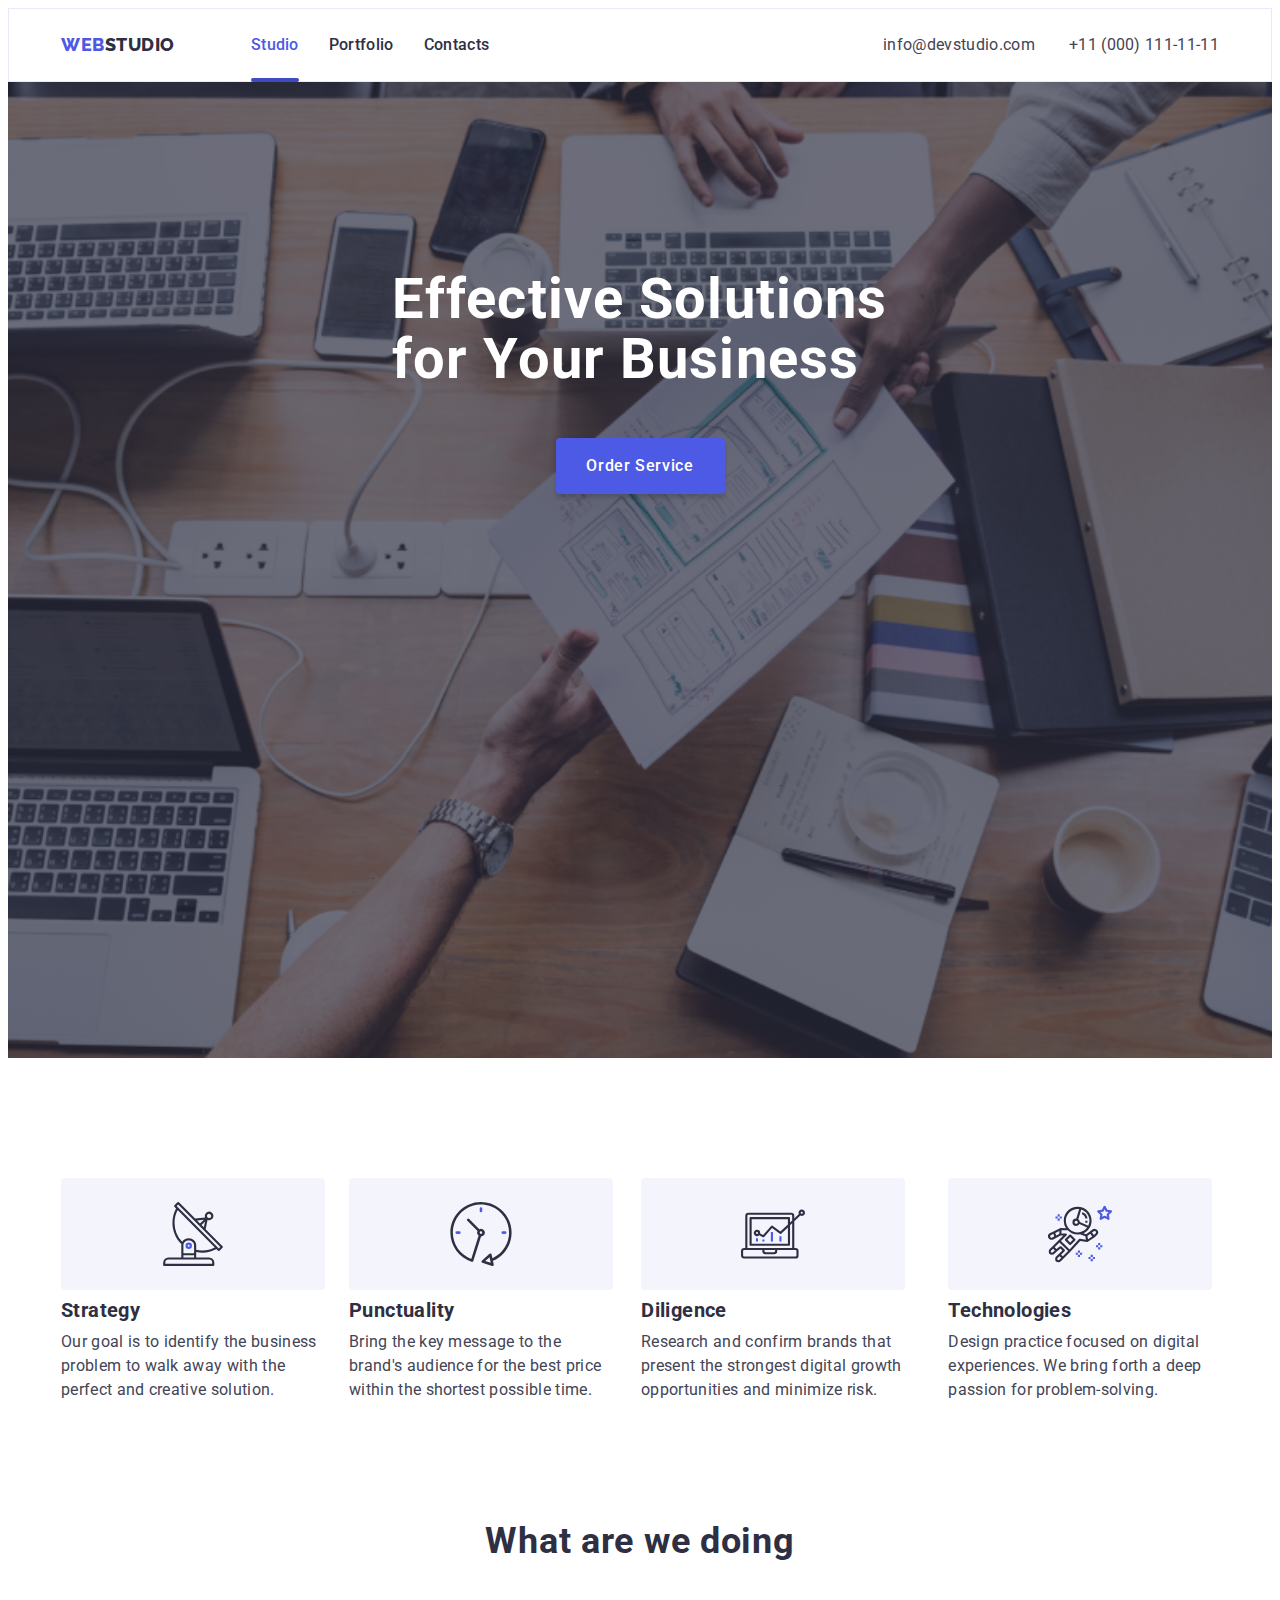
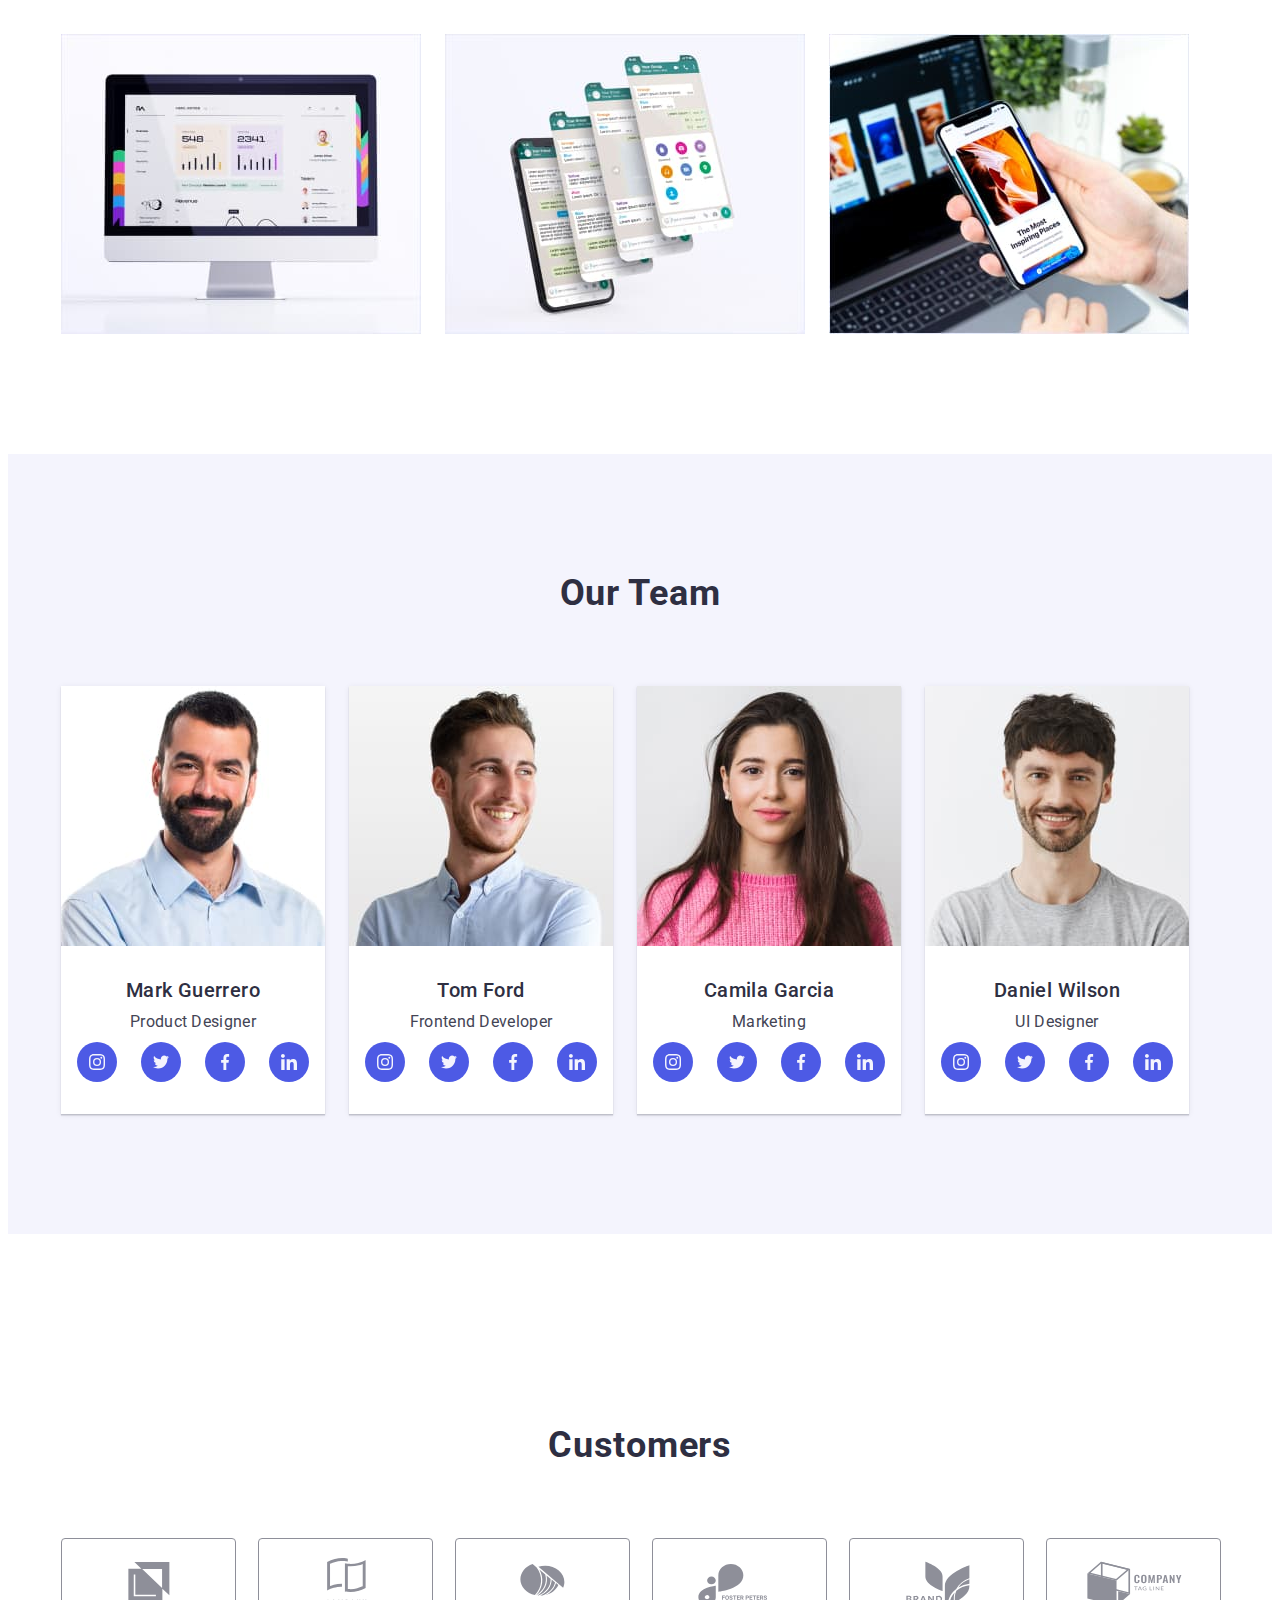
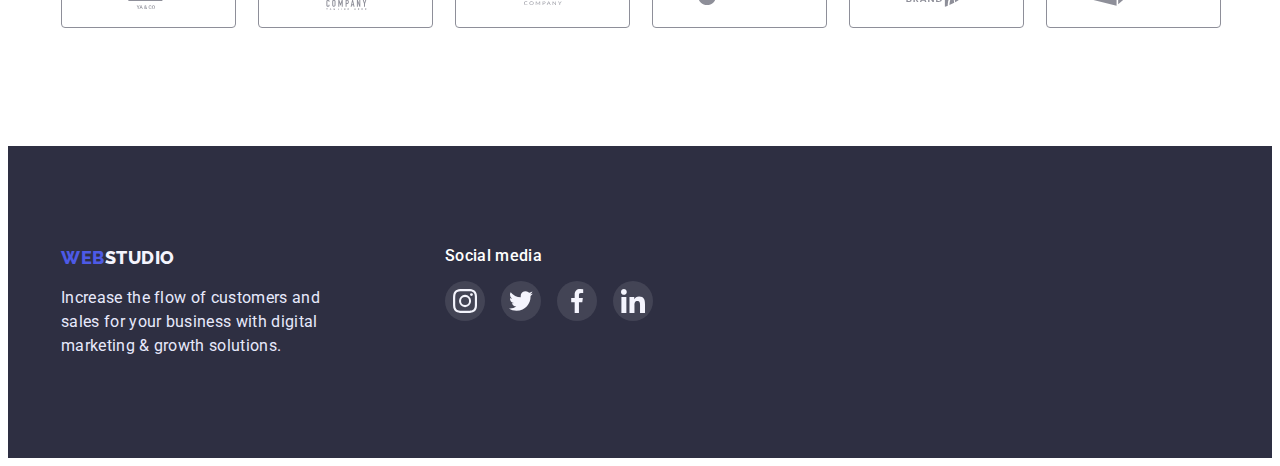
<file: index.html>
<!DOCTYPE html>
<html lang="en">
  <head>
    <meta charset="UTF-8" />
    <meta http-equiv="X-UA-Compatible" content="IE=edge" />
    <meta name="viewport" content="width=device-width, initial-scale=1.0" />
    <title>WebStudio</title>
    <link rel="preconnect" href="https://fonts.googleapis.com" />
    <link rel="preconnect" href="https://fonts.gstatic.com" crossorigin />
    <link
      href="https://fonts.googleapis.com/css2?family=Raleway:wght@800&family=Roboto:wght@400;500;700;900&display=swap"
      rel="stylesheet"
    />
    <link rel="stylesheet" href="https://cdnjs.cloudflare.com/ajax/libs/modern-normalize/1.1.0/modern-normalize.min.css" integrity="sha512-wpPYUAdjBVSE4KJnH1VR1HeZfpl1ub8YT/NKx4PuQ5NmX2tKuGu6U/JRp5y+Y8XG2tV+wKQpNHVUX03MfMFn9Q==" crossorigin="anonymous" referrerpolicy="no-referrer" />
    
    <link rel="stylesheet" href="./css/styles.css"/>
  </head>
  <body class="site-body">
    <header class="header">
      <div class="container header-container">
        <nav class="header-navigatio">
          <a class="logo link" href="./index.html">Web<span class="logo-studio link">Studio</span></a>
          <ul class="header-list list">
            <li class="header-item"><a class="header-link current link" href="">Studio</a></li>
            <li class="header-item
            "><a class="header-link link" href="./portfolio.html">Portfolio</a></li>
            <li class="header-item
            "><a class="header-link link" href="#">Contacts</a></li>
          </ul>
        </nav>
        <ul class="contact-list list">
          <li class="contact-item">
            <a class="mailto link" href="mailto:info@devstudio.com">info@devstudio.com</a>
            <a class="phone link" href="tel:+11(000)1111111">+11 (000) 111-11-11</a>
          </li>
        </ul>
      </div>
    </header>
    <main>
      <section class="hero">
        <div class="conteiner container-hero">
          <h1 class="hero-title list">Effective Solutions for Your Business</h1>
          <button type="button" class="hero-btn" data-modal-open >Order Service</button>
        </div>
        </section>
        <section class="heading">
          <div class="container">  
          <ul class="heading-list list">
            <li class="heading-item">
              <div class="heading-icon">
                <svg class="heading-soc-icon" width="64" height="64">
                  <use href="./images/icons.svg#icon-antenna" ></use>
                </svg>
              </div>
            <h3 class="heading-title">Strategy</h3>
            <p class="heading-text">
              Our goal is to identify the business problem to walk away with the
              perfect and creative solution.
            </p>
              <li class="heading-item">
                <div class="heading-icon">
                  <svg class="heading-soc-icon" width="64" height="64">
                    <use href="./images/icons.svg#icon-clock" ></use>
                  </svg>
                </div>
                <h3 class="heading-title">Punctuality</h3>
                <p class="heading-text">
                  Bring the key message to the brand's audience for the best price
                  within the shortest possible time.
                </p>
              </li>
              <li class="heading-item">
                <div class="heading-icon">
                  <svg class="heading-soc-icon" width="64" height="64">
                    <use href="./images/icons.svg#icon-diagram" ></use>
                  </svg>
                </div>
                <h3 class="heading-title">Diligence</h3>
                <p class="heading-text">
                  Research and confirm brands that present the strongest digital
                  growth opportunities and minimize risk.
                </p>
              </li>
              <li class="heading-item">
                <div class="heading-icon">
                  <svg class="heading-soc-icon" width="64" height="64">
                    <use href="./images/icons.svg#icon-astronaut" ></use>
                  </svg>
                </div>
                <h3 class="heading-title">Technologies</h3>
                <p class="heading-text">
                  Design practice focused on digital experiences. We bring forth a
                  deep passion for problem-solving.
                </p>
              </li>
            </ul>
          </div>
          </section>
      <section class="main">
        <div class="container">
          <h2 class="main-title">What are we doing</h2>
          <ul class="main-list list">
            <li class="item">
              <img
              src="./images/comp.jpg"
              alt="computer"
              width="360"
              height="300"
              />
            </li>
            <li class="item">
              <img src="./images/tel.jpg" alt="phone" width="360" height="300" />
            </li>
            <li class="item">
              <img
              src="./images/computer-tel.jpg"
              alt="computer with phone"
              width="360"
              height="300"
              />
            </li>
          </ul>
        </div>
        </section>
        <section class="body">
          <div class="container">
            <h2 class="body-title">Our Team</h2>
            <ul class="body-list list">
              <li class="body-item">
                <img class ="" src="./images/mark.jpg" alt="man" width="264" height="260" />
               <div class="body-wrap">
                <h3 class="body-new-title">Mark Guerrero</h3>
                <p class="body-new-text">Product Designer</p>
                <ul class="body-soc-list list">
                  <li class="body-soc-item">
                    <a href="" class="body-soc-link link">
                      <svg class="body-soc-icon" width="16" height="16">
                        <use href="./images/icons.svg#icon-instagram" ></use>
                      </svg>
                    </a>
                  </li>
                  <li class="body-soc-item">
                    <a href="" class="body-soc-link link">
                    <svg class="body-soc-icon" width="16" height="16">
                      <use href="./images/icons.svg#icon-twitter"></use>
                    </svg>
                   </a>
                  </li>
                  <li class="body-soc-item">
                    <a href="" class="body-soc-link link">
                    <svg class="body-soc-icon" width="16" height="16"> 
                    <use href="./images/icons.svg#icon-facebook"></use>
                    </svg>
                    </a>
                  </li>
                  <li class="body-soc-item">
                    <a href="" class="body-soc-link link">
                    <svg class="body-soc-icon" width="16" height="16">
                    <use href="./images/icons.svg#icon-linkedin"></use>
                    </svg>
                    </a>
                  </li>
                </ul>
               </div>
              </li>
              <li class="body-item">
                <img src="./images/tomford.jpg"
                alt="man"
                width="264"
                height="260"
                />
                <div class="body-wrap">
                  <h3 class="body-new-title">Tom Ford</h3>
                  <p class="body-new-text">Frontend Developer</p>
                  <ul class="body-soc-list list">
                    <li class="body-soc-item">
                      <a href="" class="body-soc-link link">
                        <svg class="body-soc-icon" width="16" height="16">
                          <use href="./images/icons.svg#icon-instagram" ></use>
                        </svg>
                      </a>
                    </li>
                    <li class="body-soc-item">
                      <a href="" class="body-soc-link link">
                      <svg class="body-soc-icon" width="16" height="16">
                        <use href="./images/icons.svg#icon-twitter"></use>
                      </svg>
                     </a>
                    </li>
                    <li class="body-soc-item">
                      <a href="" class="body-soc-link link">
                      <svg class="body-soc-icon" width="16" height="16"> 
                      <use href="./images/icons.svg#icon-facebook"></use>
                      </svg>
                      </a>
                    </li>
                    <li class="body-soc-item">
                      <a href="" class="body-soc-link link">
                      <svg class="body-soc-icon" width="16" height="16">
                      <use href="./images/icons.svg#icon-linkedin"></use>
                      </svg>
                      </a>
                    </li>
                  </ul>
                </div>
              </li>
              <li class="body-item">
                <img src="./images/camila.jpg"
                alt="woman"
                width="264"
                height="260"
                />
                <div class="body-wrap">
                  <h3 class="body-new-title">Camila Garcia</h3>
                  <p class="body-new-text">Marketing</p>
                  <ul class="body-soc-list list">
                    <li class="body-soc-item">
                      <a href="" class="body-soc-link link">
                        <svg class="body-soc-icon" width="16" height="16">
                          <use href="./images/icons.svg#icon-instagram" ></use>
                        </svg>
                      </a>
                    </li>
                    <li class="body-soc-item">
                      <a href="" class="body-soc-link link">
                      <svg class="body-soc-icon" width="16" height="16">
                        <use href="./images/icons.svg#icon-twitter"></use>
                      </svg>
                     </a>
                    </li>
                    <li class="body-soc-item">
                      <a href="" class="body-soc-link link">
                      <svg class="body-soc-icon" width="16" height="16"> 
                      <use href="./images/icons.svg#icon-facebook"></use>
                      </svg>
                      </a>
                    </li>
                    <li class="body-soc-item">
                      <a href="" class="body-soc-link link">
                      <svg class="body-soc-icon" width="16" height="16">
                      <use href="./images/icons.svg#icon-linkedin"></use>
                      </svg>
                      </a>
                    </li>
                  </ul>
                </div>
              </li>
              <li class="body-item">
                <img src="./images/danielwilson.jpg"
                alt="men"
                width="264"
                height="260"
                />
                <div class="body-wrap">
                  <h3 class="body-new-title">Daniel Wilson</h3>
                  <p class="body-new-text">UI Designer</p>
                  <ul class="body-soc-list list">
                    <li class="body-soc-item">
                      <a href="" class="body-soc-link link">
                        <svg class="body-soc-icon" width="16" height="16">
                          <use href="./images/icons.svg#icon-instagram" ></use>
                        </svg>
                      </a>
                    </li>
                    <li class="body-soc-item">
                      <a href="" class="body-soc-link link">
                      <svg class="body-soc-icon" width="16" height="16">
                        <use href="./images/icons.svg#icon-twitter"></use>
                      </svg>
                     </a>
                    </li>
                    <li class="body-soc-item">
                      <a href="" class="body-soc-link link">
                      <svg class="body-soc-icon" width="16" height="16"> 
                      <use href="./images/icons.svg#icon-facebook"></use>
                      </svg>
                      </a>
                    </li>
                    <li class="body-soc-item">
                      <a href="" class="body-soc-link link">
                      <svg class="body-soc-icon" width="16" height="16">
                      <use href="./images/icons.svg#icon-linkedin"></use>
                      </svg>
                      </a>
                    </li>
                  </ul>
                </div>
              </li>
            </ul>
          </div>
          </section>
          <section class="customers">
            <div class="container">
              <h2 class="customers-title">Customers</h2>
              <ul class="customers-list list">
                <li class="customers-item"><a href="" class="customers-link link" >
                  <svg class="customers-icon" width="104" height="56">
                    <use href="./images/icons.svg#icon-logoya"></use>
                  </svg>
                </a></li>
                <li class="customers-item"><a href="" class="customers-link link" >
                  <svg class="customers-icon" width="104" height="56">
                    <use href="./images/icons.svg#icon-logocompani"></use>
                  </svg>
                </a></li>
                <li class="customers-item"><a href="" class="customers-link link" >
                  <svg class="customers-icon" width="104" height="56">
                    <use href="./images/icons.svg#icon-logocompany"></use>
                  </svg>
                </a></li>
                <li class="customers-item"><a href="" class="customers-link link" >
                  <svg class="customers-icon" width="104" height="56">
                    <use href="./images/icons.svg#icon-logofoster"></use>
                  </svg>
                </a></li>
                <li class="customers-item"><a href="" class="customers-link link" >
                  <svg class="customers-icon" width="104" height="56">
                    <use href="./images/icons.svg#icon-logobrand"></use>
                  </svg>
                </a></li>
                <li class="customers-item"><a href="" class="customers-link link" >
                  <svg class="customers-icon" width="104" height="56">
                    <use href="./images/icons.svg#icon-logocompanitagline"></use>
                  </svg>
                </a></li>
              </ul>
            </div>
          </section>
    </main>
    <footer class="footer">
      <div class="container footer-container">
        <div class="footer-title-logo">
          <a class="logo-footer link" href="./index.html ">Web<span class="footer-studio link">Studio</span></a>
          <p class="footer-text">
            Increase the flow of customers and sales for your business with digital
            marketing & growth solutions.
          </p>
        </div>
        <div class="footer-title-icon">
          <h3 class="footer-text-icon">Social media</h3>
          <ul class="footer-list list">
            <li class="footer-item">
              <a href="" class="footer-soc-link link">
                <svg class="footer-soc-icon" width="24" height="24">
                  <use href="./images/icons.svg#icon-instagram" ></use>
                </svg>
              </a>
            </li>
            <li class="footer-item">
              <a href="" class="footer-soc-link link">
                <svg class="footer-soc-icon" width="24" height="24">
                  <use href="./images/icons.svg#icon-twitter" ></use>
                </svg>
              </a>
            </li>
             <li class="footer-item">
              <a href="" class="footer-soc-link link">
                <svg class="footer-soc-icon" width="24" height="24">
                  <use href="./images/icons.svg#icon-facebook" ></use>
                </svg>
              </a>
             </li>
             <li class="footer-item">
              <a href="" class="footer-soc-link link">
                <svg class="footer-soc-icon" width="24" height="24">
                  <use href="./images/icons.svg#icon-linkedin" ></use>
                </svg>
              </a>
             </li>
          </ul>
        </div>
      </div>
    </footer>
    <div class="backdrop is-hidden" data-modal>
      <div class="modal">
        <button type="button" class="modal-close-btn" data-modal-close>
          <svg class="modal-close-btn-icon" width="8" height="8">
            <use href="./images/icons.svg#icon-close-btn" ></use>
          </svg>
        </button> 
      </div>
    </div>
    <script src="./js/modal.js"></script>
  </body>
</html>
</file>
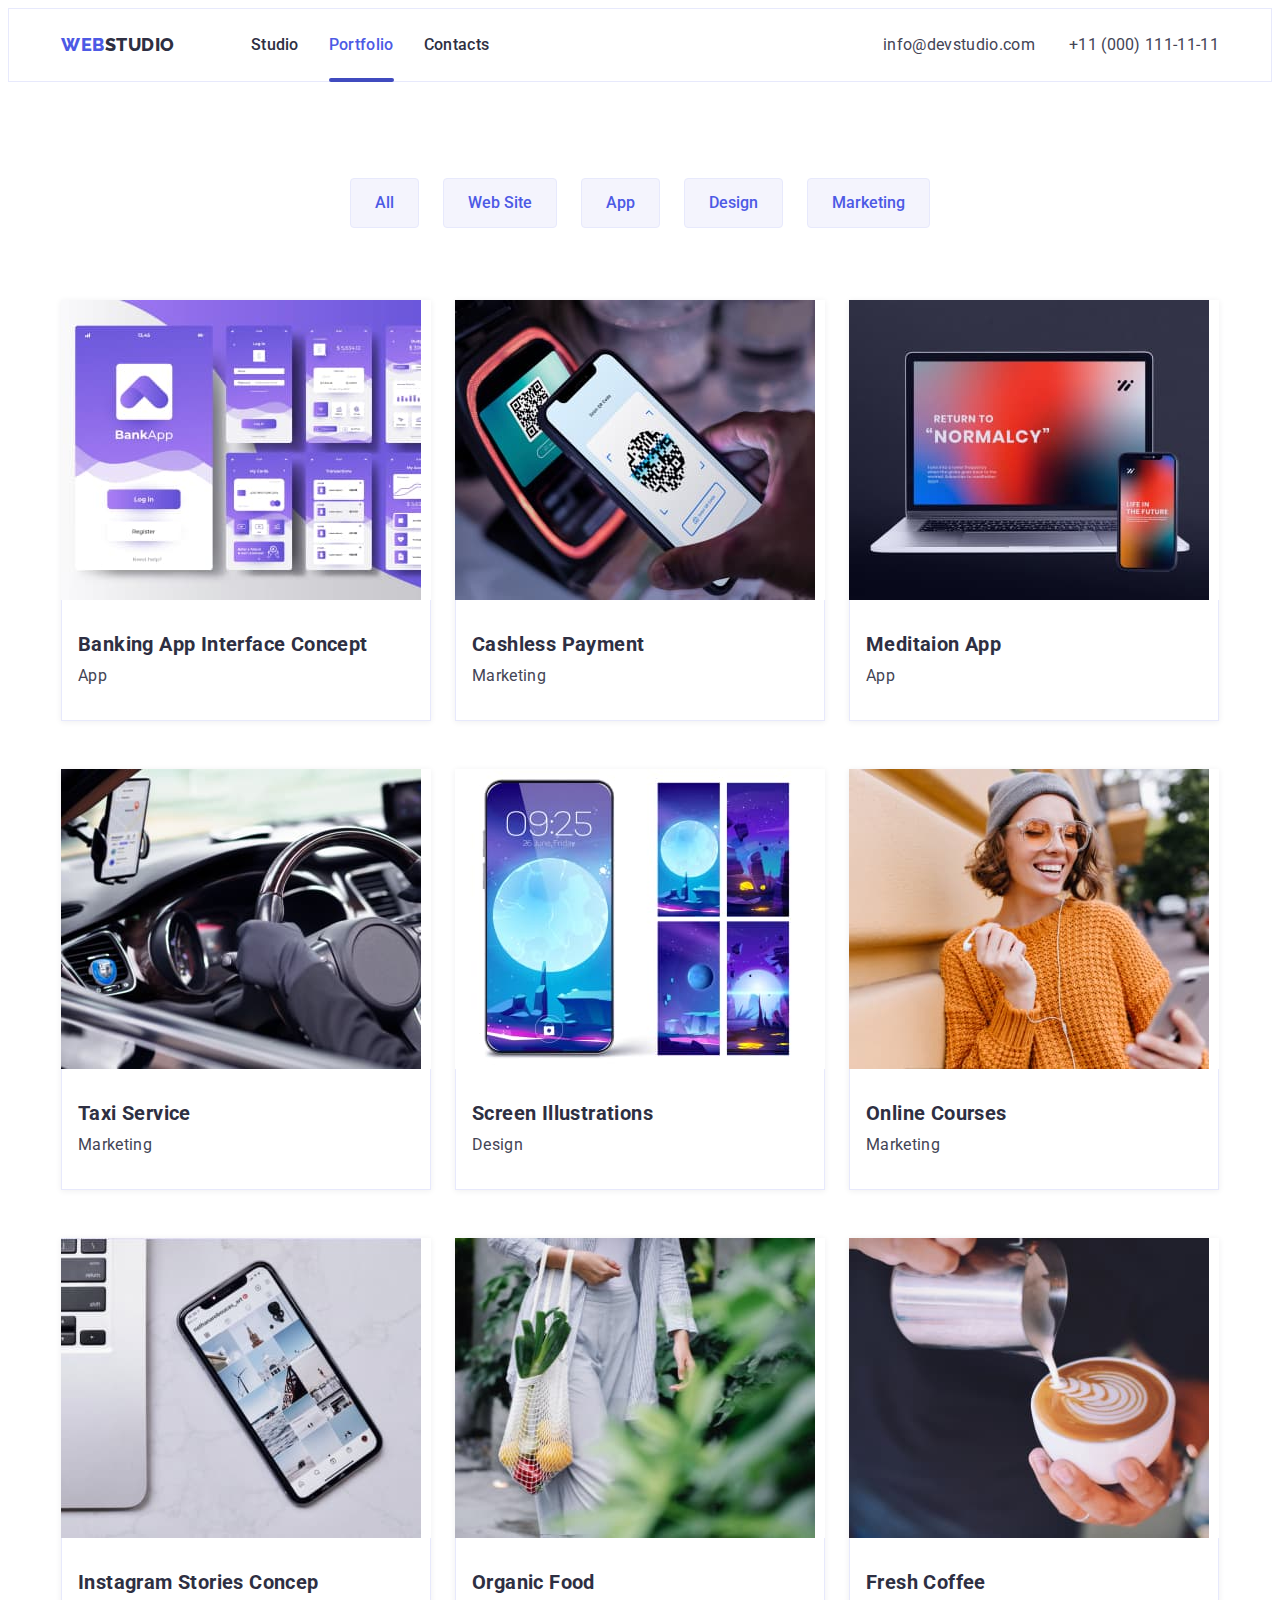
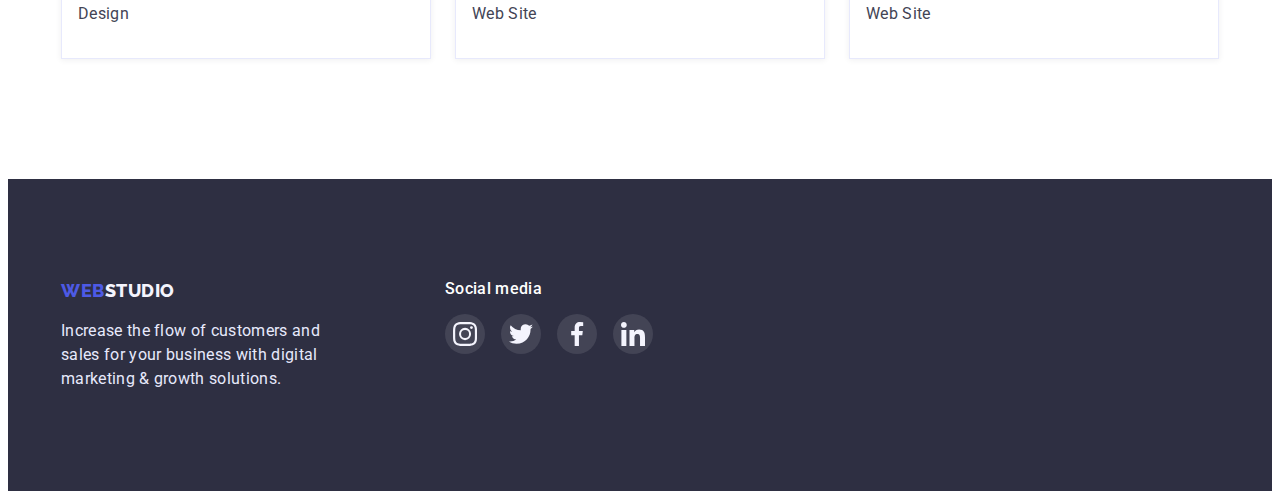
<file: portfolio.html>
<!DOCTYPE html>
<html lang="en">
  <head>
    <meta charset="UTF-8" />
    <meta http-equiv="X-UA-Compatible" content="IE=edge" />
    <meta name="viewport" content="width=device-width, initial-scale=1.0" />
    <title>WebStudio</title>
    <link rel="preconnect" href="https://fonts.googleapis.com" />
    <link rel="preconnect" href="https://fonts.gstatic.com" crossorigin />
    <link
      href="https://fonts.googleapis.com/css2?family=Raleway:wght@800&family=Roboto:wght@400;500;700;900&display=swap"
      rel="stylesheet"
    />
    <link rel="stylesheet" href="https://cdnjs.cloudflare.com/ajax/libs/modern-normalize/1.1.0/modern-normalize.min.css" integrity="sha512-wpPYUAdjBVSE4KJnH1VR1HeZfpl1ub8YT/NKx4PuQ5NmX2tKuGu6U/JRp5y+Y8XG2tV+wKQpNHVUX03MfMFn9Q==" crossorigin="anonymous" referrerpolicy="no-referrer" />
    <link rel="stylesheet" href="./css/styles.css" />
  </head>
  <body class="site-body">
    <header class="header">
        <div class="container header-container">
        <nav class="header-navigatio">
          <a class="logo link" href="./index.html"
          >Web<span class="logo-studio link">Studio</span></a
          >
          <ul class="header-list list">
            <li class="header-item">
              <a class="header-link link" href="./index.html">Studio</a>
            </li>
            <li class="header-item">
              <a class="header-link link current" href="">Portfolio</a>
            </li>
            <li class="header-item">
              <a class="header-link link" href="">Contacts</a>
            </li>
          </ul>
        </nav>
        <ul class="contact-list list">
          <li class="contact-item">
            <a class="mailto link" href="mailto:info@devstudio.com"
            >info@devstudio.com</a
            >
            <a class="phone link" href="tel:+11(000)1111111"
            >+11 (000) 111-11-11</a
            >
          </li>
        </ul>
      </div>
      </header>
    <main class="main-portfolio">
      <section class="portfolio">
        <div class="container">
          <ul class="filtr-list list">
            <li class="filtr-button">
              <button type="button" class="filtr-btn">All</button>
            </li>
            <li class="filtr-button">
              <button type="button" class="filtr-btn">Web Site</button>
            </li>
            <li class="filtr-button">
              <button type="button" class="filtr-btn">App</button>
            </li>
            <li class="filtr-button">
              <button type="button" class="filtr-btn">Design</button>
            </li>
            <li class="filtr-button">
              <button type="button" class="filtr-btn">Marketing</button>
            </li>
          </ul>
          <ul class="portfolio-list list">
            <li class="portfolio-item">
              <a href="" class="portfolio-link link">
                  <div class="overlay">
                  <img src="./images/bank-app.jpg"
                  alt="Banking App Interface Concept"
                  width="360"
                  height="300"
                  />
                  <p class="portfolio-overlay">14 Stylish and User-Friendly App Design Concepts · Task Manager App · Calorie Tracker App · Exotic Fruit Ecommerce App · Cloud Storage App</p>
                </div>
              <div class="portfolio-div">
                <h3 class="portfolio-title">Banking App Interface Concept</h3>
                <p class="portfolio-text">App</p>
              </div>
            </a>
            </li>
            <li class="portfolio-item">
              <a href="" class="portfolio-link link">
                <div class="overlay">
                  <img
                  src="./images/cashless-payment.jpg"
                  alt="Cashless Payment"
                  width="360"
                  height="300"
                  />
                  <p class="portfolio-overlay">14 Stylish and User-Friendly App Design Concepts · Task Manager App · Calorie Tracker App · Exotic Fruit Ecommerce App · Cloud Storage App</p>
                </div>
                <div class="portfolio-div">
                  <h3 class="portfolio-title">Cashless Payment</h3>
                  <p class="portfolio-text">Marketing</p>
                </div>
              </a>
            </li>
            <li class="portfolio-item">
              <a href="" class="portfolio-link link">
                <div class="overlay">
                  <img
                  src="./images/meditaion-app.jpg"
                  alt="Computer"
                  width="360"
                  height="300"
                  />
                  <p class="portfolio-overlay">14 Stylish and User-Friendly App Design Concepts · Task Manager App · Calorie Tracker App · Exotic Fruit Ecommerce App · Cloud Storage App</p>
                </div>
                <div class="portfolio-div">
                  <h3 class="portfolio-title">Meditaion App</h3>
                  <p class="portfolio-text">App</p>
                </div>
              </a>
            </li>
            <li class="portfolio-item">
              <a href="" class="portfolio-link link">
                <div class="overlay">
                  <img
                  src="./images/taxi-service.jpg"
                  alt="Taxi"
                  width="360"
                  height="300"
                  />
                  <p class="portfolio-overlay">14 Stylish and User-Friendly App Design Concepts · Task Manager App · Calorie Tracker App · Exotic Fruit Ecommerce App · Cloud Storage App</p>
                </div>
                <div class="portfolio-div">
                  <h3 class="portfolio-title">Taxi Service</h3>
                  <p class="portfolio-text">Marketing</p>
                </div>
              </a>
            </li>
            <li class="portfolio-item">
              <a href="" class="portfolio-link link">
                <div class="overlay">
                  <img
                  src="./images/screenI-llustrations.jpg"
                  alt="phone"
                  width="360"
                  height="300"
                  />
                  <p class="portfolio-overlay">14 Stylish and User-Friendly App Design Concepts · Task Manager App · Calorie Tracker App · Exotic Fruit Ecommerce App · Cloud Storage App</p>
                </div>
                <div class="portfolio-div">
                  <h3 class="portfolio-title">Screen Illustrations</h3>
                  <p class="portfolio-text">Design</p>
                </div>
              </a>
            </li>
            <li class="portfolio-item">
              <a href="" class="portfolio-link link">
                <div class="overlay">
                  <img
                  src="./images/online-courses.jpg"
                  alt="women with phone"
                  width="360"
                  height="300"
                  />
                  <p class="portfolio-overlay">14 Stylish and User-Friendly App Design Concepts · Task Manager App · Calorie Tracker App · Exotic Fruit Ecommerce App · Cloud Storage App</p>
                </div>
                <div class="portfolio-div">
                  <h3 class="portfolio-title">Online Courses</h3>
                  <p class="portfolio-text">Marketing</p>
                </div>
              </a>
            </li>
            <li class="portfolio-item">
              <a href="" class="portfolio-link link">
                <div class="overlay">
                  <img
                  src="./images/instagram-stories-concept.jpg"
                  alt="phone and computer"
                  width="360"
                  height="300"
                  />
                  <p class="portfolio-overlay">14 Stylish and User-Friendly App Design Concepts · Task Manager App · Calorie Tracker App · Exotic Fruit Ecommerce App · Cloud Storage App</p>
                </div>
                <div class="portfolio-div">
                  <h3 class="portfolio-title">Instagram Stories Concep</h3>
                  <p class="portfolio-text">Design</p>
                </div>
              </a>
            </li>
            <li class="portfolio-item">
              <a href="" class="portfolio-link link">
                <div class="overlay">
                  <img
                  src="./images/organic-food.jpg"
                  alt="food"
                  width="360"
                  height="300"
                  />
                  <p class="portfolio-overlay">14 Stylish and User-Friendly App Design Concepts · Task Manager App · Calorie Tracker App · Exotic Fruit Ecommerce App · Cloud Storage App</p>
                </div>
                <div class="portfolio-div">
                  <h3 class="portfolio-title">Organic Food</h3>
                  <p class="portfolio-text">Web Site</p>
                </div>
              </a>
            </li>
            <li class="portfolio-item">
              <a href="" class="portfolio-link link">
                <div class="overlay">
                  <img
                  src="./images/fresh-coffee.jpg"
                  alt="coffee"
                  width="360"
                  height="300"
                  />
                  <p class="portfolio-overlay">14 Stylish and User-Friendly App Design Concepts · Task Manager App · Calorie Tracker App · Exotic Fruit Ecommerce App · Cloud Storage App</p>
                </div>
                <div class="portfolio-div">
                  <h3 class="portfolio-title">Fresh Coffee</h3>
                  <p class="portfolio-text">Web Site</p>
                </div>
              </a>
            </li>
          </ul>
        </div>
        </section>
      </main>
    <footer class="footer">
      <div class="container footer-container">
        <div class="footer-title-logo">
          <a class="logo-footer link" href="./index.html "
          >Web<span class="footer-studio link">Studio</span></a
          >
          <p class="footer-text">
            Increase the flow of customers and sales for your business with digital
            marketing & growth solutions.
          </p>
        </div>
        <div class="footer-title-icon">
          <h3 class="footer-text-icon">Social media</h3>
          <ul class="footer-list list">
            <li class="footer-item">
              <a href="" class="footer-soc-link link">
                <svg class="footer-soc-icon" width="24" height="24">
                  <use href="./images/icons.svg#icon-instagram" ></use>
                </svg>
              </a>
            </li>
            <li class="footer-item">
              <a href="" class="footer-soc-link link">
                <svg class="footer-soc-icon" width="24" height="24">
                  <use href="./images/icons.svg#icon-twitter" ></use>
                </svg>
              </a>
            </li>
             <li class="footer-item">
              <a href="" class="footer-soc-link link">
                <svg class="footer-soc-icon" width="24" height="24">
                  <use href="./images/icons.svg#icon-facebook" ></use>
                </svg>
              </a>
             </li>
             <li class="footer-item">
              <a href="" class="footer-soc-link link">
                <svg class="footer-soc-icon" width="24" height="24">
                  <use href="./images/icons.svg#icon-linkedin" ></use>
                </svg>
              </a>
             </li>
          </ul>
        </div>
      </div>
    </footer>
    
  </body>
</html>
</file>
<file: css/styles.css>
:root {
  --first-title-color: #2e2f42;
  --first-btn-color: #ffffff;
  --main-text-color: #434455;
  --accent-color: #4d5ae5;
  --icon-hover-color:#404BBF;
  --transition-duration-and-func: 250ms cubic-bezier(0.4, 0, 0.2, 1);

}

p,h1,h2,h3,h4,h5,h6 {
  margin:0;
  padding:0;
}

ul,ol {
  margin: 0;
  padding: 0;
}


body {
  font-family: "Roboto", sans-serif;
  color: var(--main-text-color);
}

.link {
  text-decoration: none;
}
.list {
  list-style: none;
}
img {
  display: block;
  max-width: 100%;
  height: auto;
}
/* -----logo------ */
.container {
  width: 1158px; 
  padding-left: 15px;
  padding-right: 15px;
  margin: 0 auto;

}
.header {
  
  padding-top: 24px;
  padding-bottom: 24px;
  border: 1px solid #E7E9FC;
  background-color: #FFFFFF;
   
}

.header-list {
  display: flex;
  gap: 30px;
  
}
.header-container {
  display: flex;
  align-items: center;

}
.header-navigatio {
  display: flex;
  align-items: center;
  margin-right: auto;

}
.logo {
  font-family: "Raleway", sans-serif;
  font-weight: 800;
  font-size: 18px;
  line-height: 1.33;
  align-items: center;
  letter-spacing: 0.03em;
  text-transform: uppercase;
  color: var(--accent-color);
  margin-right: 76px;
}
.logo-studio {
  font-family: "Raleway", sans-serif;
  font-weight: 800;
  font-size: 18px;
  line-height: 1.33;
  align-items: center;
  letter-spacing: 0.03em;
  text-transform: uppercase;
  color: var(--first-title-color)
}

/* ------header---- */


.header-link {
  padding-bottom: 27px;
  font-weight: 500;
  font-size: 16px;
  position: relative;
  line-height: 1.5;
  letter-spacing: 0.02em;
  color: var(--first-title-color);
  transition: color var(--transition-duration-and-func);
}
.header-link:hover,
.header-link:focus {
  color: var(--accent-color);
}

.header-link.current {

  color: var(--accent-color);
}

.header-link.current::after {
  position: absolute;
  bottom: -1px;
  left: 0;

  content: "";
  display: block;
  width: 100%;
  height: 4px;
  border-radius: 2px;
  background-color: #404BBF;
}

.heading-texte {
  font-style: normal;
  font-size: 16px;
  line-height: 1.5;
  letter-spacing: 0.02em;
  color: var(--main-text-color);
}
.mailto { 
  font-size: 16px;
  line-height: 1.5;
  letter-spacing: 0.02em;
  color: var(--main-text-color);
  margin-right: 30px;
  transition: color var(--transition-duration-and-func);
}
.mailto:hover,
.mailto:focus {
  color: var(--accent-color);
}

.phone {
  font-size: 16px;
  line-height: 1.5;
  letter-spacing: 0.02em;
  color: var(--main-text-color);
  transition: color var(--transition-duration-and-func);
}
.phone:hover,
.phone:focus {
  color: var(--accent-color);
}

/* ------hero------- */
.hero {
  padding-top: 188px;
  padding-bottom: 188px;
  background-color: var(--first-title-color); 
  background-image: linear-gradient(rgba(46, 47, 66, 0.7),rgba(46, 47, 66, 0.7)), url(../images/hero-bg.png);
  background-repeat: no-repeat;
  background-position: center;
  background-size: cover;
  max-width: 1440px;
  height: 600px;
  margin: 0 auto;
}


.hero-title {
  width: 496px;
  height: 120px;
  font-weight: 700;
  font-size: 56px;
  line-height: 1.07;
  letter-spacing: 0.02em;
  color: var(--first-btn-color);
  align-items: center;
  margin: 0 auto;
  margin-bottom: 48px;
}
.hero-btn {
  min-width: 169px;
  height: 56px;
  font-family: inherit;
  font-weight: 500;
  font-size: 16px;
  line-height: 1.18;
  align-items: center;
  letter-spacing: 0.04em;
  cursor: pointer;
  color: var(--first-btn-color);
  border: transparent;
  border-radius: 4px;
  background-color: var(--accent-color);
  box-shadow: 0px 4px 4px rgba(0, 0, 0, 0.15);
  display: block;
  margin: 0 auto;
  transition: background-color var(--transition-duration-and-func);
}
.hero-btn:hover,
.hero-btn:focus {
  background-color: var(--icon-hover-color);

}

/* ------heading---- */
.heading {
  padding-bottom: 120px;
  padding-top: 120px;
}
.heading-list {
  display: flex;
  gap: 24px;
}
.heading-link {
  width: 100%;
  height: 100%;
  background-color: #F4F4FD;
  display: flex;
  align-items: center;
  justify-content: center;
  }
  .heading-icon { 
    height: 112px;
    width: 264px;
    border-radius: 4px;
    background-color: #F4F4FD
  }
.heading-icon {
 
  display: flex;
  align-items: center;
  justify-content: center;
  margin-bottom: 8px;
 
}
.heading-title {
  font-size: 20px;
  line-height: 1.2;
  letter-spacing: 0.02em;
  color: var(--first-title-color);
  margin-bottom: 8px;
  

}
.heading-text {
  font-size: 16px;
  line-height: 1.5;
  letter-spacing: 0.02em;
  color: var(--main-text-color);
 

}
/* ----main------ */
.main {
  padding-bottom: 120px;

}
.main-list {
  display: flex;
  gap: 24px;
}
.main-title {
  font-weight: 700;
  font-size: 36px;
  line-height: 1.11;
  letter-spacing: 0.02em;
  color: var(--first-title-color);
  margin-bottom: 72px;
  text-align: center;
}

/* -----body------ */
.body {
  padding-bottom: 120px;
  padding-top: 120px;
  background-color: #f4f4fd;
}

.body-title {
  font-size: 36px;
  line-height: 1.11;
  letter-spacing: 0.02em;
  color: var(--first-title-color);
  margin-bottom: 72px;
  text-align: center;
}
.body-list {
  display: flex;
  gap: 24px; 
  
}
.body-item {
  box-shadow: 0px 1px 6px rgba(46, 47, 66, 0.08), 0px 1px 1px rgba(46, 47, 66, 0.16), 0px 2px 1px rgba(46, 47, 66, 0.08);
}

.body-new-title {
  font-weight: 500;
  font-size: 20px;
  line-height: 1.2;
  letter-spacing: 0.02em;
  color: var(--first-title-color);
  margin-bottom: 8px;
  text-align: center;
}
.body-new-text {
 
  font-size: 16px;
  line-height: 1.5;
  letter-spacing: 0.02em;
  color: var(--main-text-color);
  text-align: center;
  margin-bottom: 8px;
}
.body-wrap {
  align-items: center;
 padding: 32px 16px  32px;
 border: 0,5px solid #E7E9FC;
 border-top: none;
 background-color: var(--first-btn-color);
}
.body-soc-list {
  display: flex;
  justify-content: center;
  gap: 24px;

}
.body-soc-item {
width: 40px;
height: 40px;
}
.body-soc-link {
width: 100%;
height: 100%;
background-color: var(--accent-color);
border-radius: 50%;
display: flex;
align-items: center;
justify-content: center;
transition: background-color var(--transition-duration-and-func);
}
.body-soc-icon {
  fill: var(--first-btn-color);
}


.body-soc-link:hover,
.body-soc-link:focus {
  background-color: var(--icon-hover-color);
}
/* ------------customers--------- */
.customers {
  padding-top: 190px;
  padding-bottom: 120px;
  background-color: var(--first-btn-color);
}
.customers-title {
  font-weight: 700;
font-size: 36px;
line-height: 1,11;
text-align: center;
letter-spacing: 0.02em;
color: var(--first-title-color);
margin-bottom: 72px;
}
.customers-list {
  display: flex;
  gap: 24px;
}
.customers-item {
  width: calc((100% - 120px)/6);
  height: 88px;
 
}
.customers-link {
  width: 100%;
  height: 100%;
  border: 1px solid #8E8F99;
  border-radius: 4px;
  display: flex;
  align-items: center;
  justify-content: center;
  fill:#8E8F99 ;
  transition: border-color var(--transition-duration-and-func), fill var(--transition-duration-and-func);
}
.customers-link:hover,
.customers-link:focus {
  fill: #4d5ae5;
  border-color: var(--icon-hover-color);
}

/* -----footer----- */
.footer {
  padding-top: 100px;
  padding-bottom: 100px;
  background-color: var(--first-title-color);
}
.footer-text {
  max-width: 264px;
  height: 72px;
  font-size: 16px;
  line-height: 1.5;
  letter-spacing: 0.02em;
  color: #e7e9fc;
  margin-top: 16px;
}
.footer-studio {
  font-family: "Raleway", sans-serif;
  font-weight: 800;
  font-size: 18px;
  line-height: 1.16;
  letter-spacing: 0.03em;
  text-transform: uppercase;
  color: #f4f4fd;

}
.logo-footer:last-child {
  margin-right: 0;
}
.logo-footer {
  font-family: "Raleway", sans-serif;
  font-weight: 800;
  font-size: 18px;
  line-height: 1.33;
  align-items: center;
  letter-spacing: 0.03em;
  text-transform: uppercase;
  color: var(--accent-color);

}
.footer-container {
display: flex;
}
.footer-title-logo {
  margin-right: 120px;
}

.footer-list {
  display: flex;
  gap: 16px;
  
}
.footer-text-icon {
font-weight: 500;
font-size: 16px;
line-height: 1,50;
letter-spacing: 0.02em;
color: var(--first-btn-color);
margin-bottom: 16px;
}

.footer-item {
 width: 40px;
 height: 40px;

}
.footer-soc-link {
  width: 100%;
  height: 100%;
  background-color: var(--main-text-color);
  border-radius: 50%;
  display: flex;
  align-items: center;
  justify-content: center;
  transition: background-color var(--transition-duration-and-func);
}
.footer-soc-link:hover,
.footer-soc-link:focus {
  background-color: #31D0AA;
}

/* -----------portfolio------------------------------------- */
.portfolio {
  padding-bottom: 120px;
  padding-top: 96px;
}

.filtr-list {
display: flex;
justify-content: center;
gap: 24px;
margin-bottom: 72px;

}

.portfolio-div {
align-items: center;
 padding: 32px 16px  32px;
 border: 1px solid #E7E9FC;
 border-top: none;
 background-color: var(--first-btn-color);
   
   
}


.filtr-btn {
  font-family: inherit;
  font-weight: 500;
  font-size: 16px;
  line-height: 1.5;
  align-items: center;
  cursor: pointer;
  color: var(--accent-color);
  background-color: #f4f4fd; 
  border: 1px solid #E7E9FC;
  padding: 12px 24px;
  border-radius: 4px; 
  transition: border-color var(--transition-duration-and-func), background-color var(--transition-duration-and-func), color var(--transition-duration-and-func), box-shadow var(--transition-duration-and-func);
}

.filtr-btn:hover {
  border-color: var(--accent-color);
  background-color: var(--accent-color);
  color: var(--first-btn-color);
  box-shadow: 0px 3px 1px rgba(0, 0, 0, 0.1), 0px 2px 1px rgba(0, 0, 0, 0.08), 0px 2px 2px rgba(0, 0, 0, 0.12);
  
}

.filtr-btn:focus {
  background-color: var(--accent-color);
  color: var(--first-btn-color);
  
}

.portfolio-list {
 display: flex;
 flex-wrap: wrap;
 column-gap: 24px;
 row-gap: 48px;
 
}
.portfolio-item {
  box-shadow: 0px 1px 6px rgba(46, 47, 66, 0.08);
  width: calc((100% - 48px)/3);
  transition: box-shadow var(--transition-duration-and-func);
}

.portfolio-link:hover,
.portfolio-link:focus {
  box-shadow: 0px 1px 6px rgba(46, 47, 66, 0.08), 0px 1px 1px rgba(46, 47, 66, 0.16), 0px 2px 1px rgba(46, 47, 66, 0.08);
}

.portfolio-title {
  font-size: 20px;
  line-height: 1.2;
  letter-spacing: 0.02em;
  color: var(--first-title-color);
  margin-bottom: 8px;
}

.portfolio-text {
  font-size: 16px;
  line-height: 1.5;
  letter-spacing: 0.02em;
  color: var(--main-text-color);
}
.overlay {
  position: relative;
  overflow: hidden;
}
.portfolio-link {
  display: block;
}
.portfolio-overlay {
  width: 100%;
  height: 100%;
  overflow: auto;
  position: absolute;
  left: 0;
  top: 0;
  transform: translate(0, 100%);
  transition: transform 250ms linear;
 font-size: 16px;
 line-height: 1,50;
 letter-spacing: 0.02em;
 padding-top: 40px;
 padding-bottom: 164px;
 padding-left: 32px;
 padding-right: 32px;
 color: #F4F4FD;
 background-color: var(--icon-hover-color);

}
.portfolio-link:hover .portfolio-overlay,
.portfolio-link:focus .portfolio-overlay  {
  transform: translate(0, 0);
}
/* ---------MODAL WINDOW----------------------------------- */
.backdrop {
  position: fixed;
  top: 0;
  left: 0;
  z-index: 100;
  width: 100%;
  height: 100%;
  background-color: rgba(46, 47, 66, 0.4);
  transition: opacity var(--transition-duration-and-func),visibility var(--transition-duration-and-func);
}
.backdrop.is-hidden {
  opacity: 0;
  visibility: hidden;
  pointer-events: none;
}
.modal {
  position: absolute;
  top: 50%;
  left: 50%;
  transform: translate(-50%, -50%);
  width: 408px;
  height: 576px;
  background-color: #FCFCFC;

}
.modal-close-btn {
  position: absolute;
 top: 24px;
 right: 24px;
  width: 24px;
  height: 24px;
  background-color: #E7E9FC;
  border-radius: 50%;
  border: 1px solid rgba(0, 0, 0, 0.1);
  padding: 0;
  display: flex;
  justify-content: center;
  align-items: center;
  transition: background-color var(--transition-duration-and-func);
}
.modal-close-btn:hover,
.modal-close-btn:focus {
  background-color: #404BBF;
}
.modal-close-btn:hover .modal-close-btn-icon,
.modal-close-btn:focus .modal-close-btn-icon {
  fill: var(--first-btn-color);
}
.modal-close-btn-icon {
  transition: fill var(--transition-duration-and-func);
}
</file>
